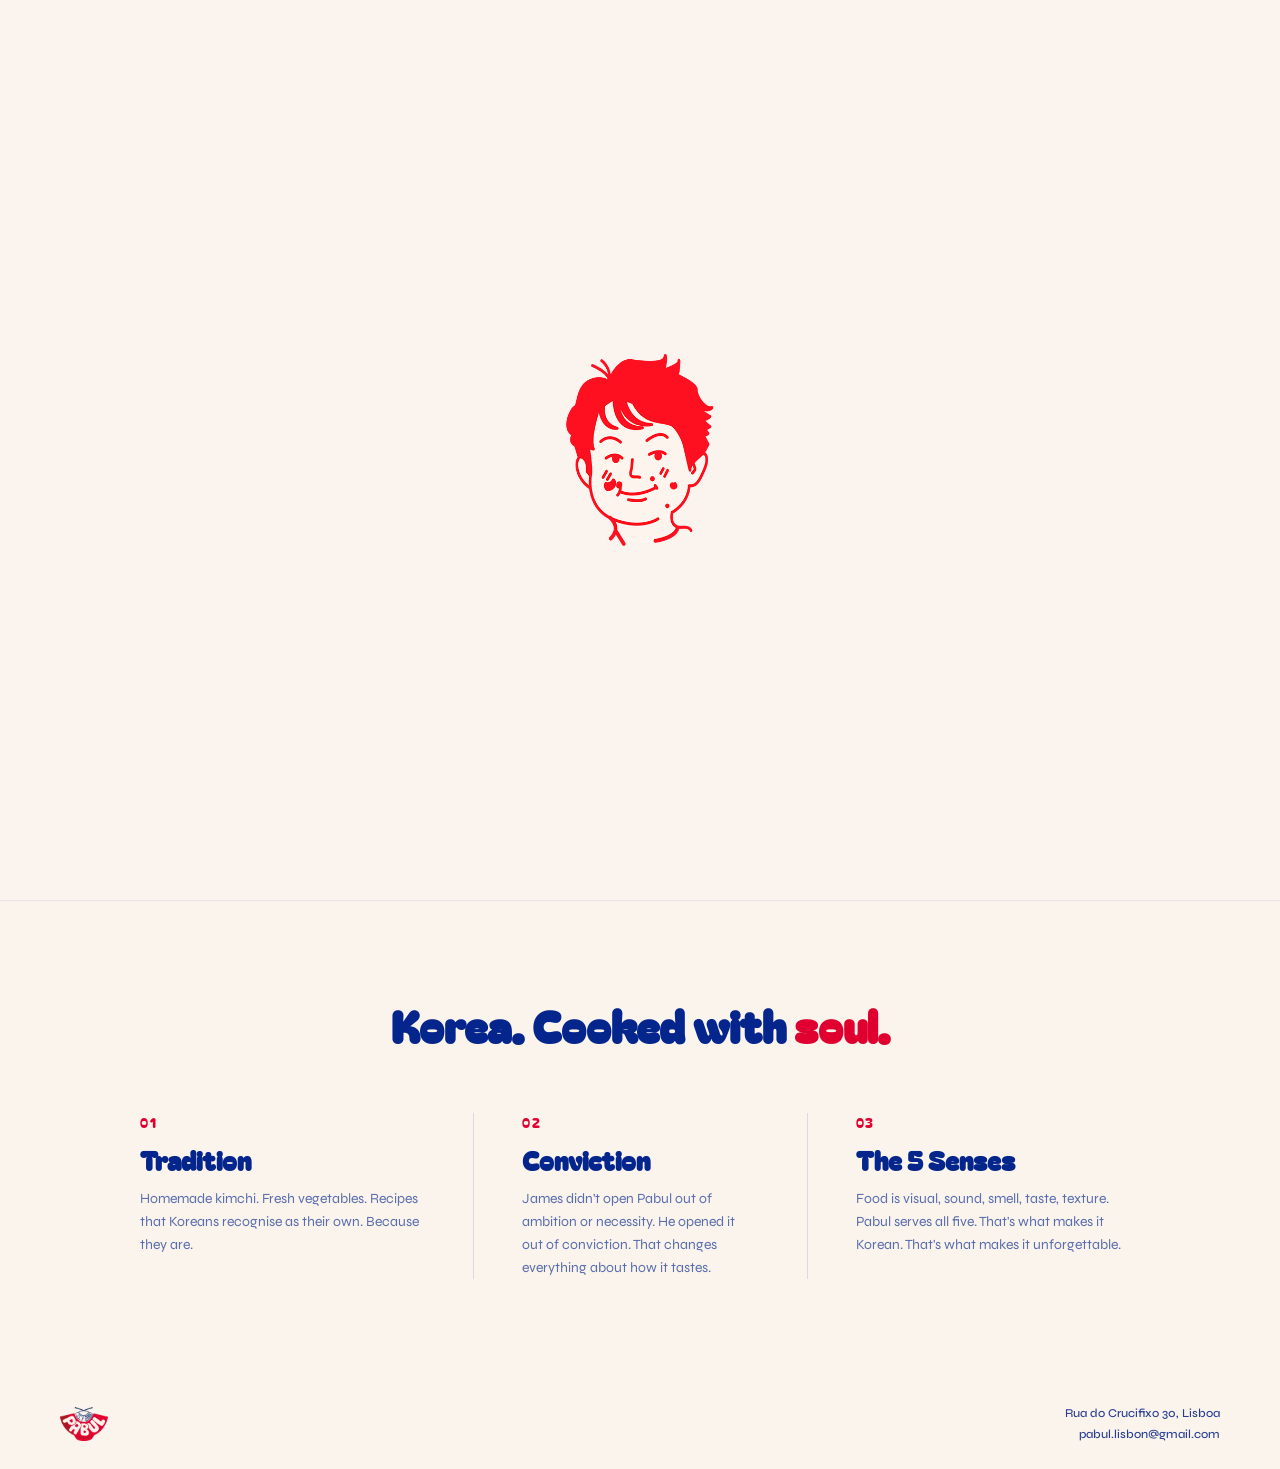
<file: index.html>
<!DOCTYPE html>
<html lang="pt">
  <head>
    <meta charset="UTF-8" />
    <meta name="viewport" content="width=device-width, initial-scale=1.0" />
    <title>PABUL</title>
    <link rel="preconnect" href="https://fonts.googleapis.com" />
    <link rel="preconnect" href="https://fonts.gstatic.com" crossorigin />
    <link href="https://fonts.googleapis.com/css2?family=Bagel+Fat+One&family=Syne:wght@400;500;600;700&family=Noto+Sans+KR:wght@400;700&display=swap" rel="stylesheet" />
    <link rel="stylesheet" href="style.css" />
  </head>

  <body>

    <div id="loader">
      <img src="img/james_comevermelho.gif" alt="" />
    </div>

    <div class="mobile-overlay" id="mobileOverlay">
      <a href="index.html">Home</a>
      <a href="about.html">About</a>
      <a href="menu.html">Menu</a>
      <a href="visit.html">Visit</a>
      <p class="overlay-address">Rua do Crucifixo 30, Lisboa<br/>pabul.lisbon@gmail.com</p>
    </div>

    <nav>
      <ul class="nav-group">
        <li><a href="index.html" class="nav-active">Home</a></li>
        <li><a href="about.html">About</a></li>
      </ul>
      <div class="nav-logo">
        <a href="index.html"><img src="img/logo.png" alt="Pabul" /></a>
      </div>
      <ul class="nav-group">
        <li><a href="menu.html">Menu</a></li>
        <li><a href="visit.html">Visit</a></li>
      </ul>
      <button class="nav-hamburger" aria-label="Open menu" onclick="toggleMenu(this)">
        <span></span><span></span><span></span>
      </button>
    </nav>

    <div class="hero">
      <div class="hero-left">
        <p class="hero-tagline-top">Korea. Cooked with soul.</p>
        <p class="hero-come-meet">Come meet</p>
        <div class="hero-wordmark">
          <img src="img/simples-branco.png" alt="PABUL" />
        </div>
        <p class="hero-desc">The only restaurant in Portugal pursuing the true taste of Korean tradition: fresh vegetables, homemade kimchi, recognised by Koreans.</p>
        <a class="hero-cta" href="menu.html">View Menu</a>
      </div>
      <div class="hero-right">
        <img src="img/comida.jpg" alt="Korean food at Pabul" />
      </div>
    </div>

    <section class="pillars">
      <h2 class="pillars-tagline reveal">Korea. Cooked with <span>soul.</span></h2>
      <div class="pillars-grid reveal-group">
        <div class="pillar">
          <p class="pillar-number">01</p>
          <h3 class="pillar-title">Tradition</h3>
          <p class="pillar-text">Homemade kimchi. Fresh vegetables. Recipes that Koreans recognise as their own. Because they are.</p>
        </div>
        <div class="pillar">
          <p class="pillar-number">02</p>
          <h3 class="pillar-title">Conviction</h3>
          <p class="pillar-text">James didn't open Pabul out of ambition or necessity. He opened it out of conviction. That changes everything about how it tastes.</p>
        </div>
        <div class="pillar">
          <p class="pillar-number">03</p>
          <h3 class="pillar-title">The 5 Senses</h3>
          <p class="pillar-text">Food is visual, sound, smell, taste, texture. Pabul serves all five. That's what makes it Korean. That's what makes it unforgettable.</p>
        </div>
      </div>
    </section>

    <footer>
      <img src="img/logo.png" alt="Pabul" />
      <div class="footer-info">Rua do Crucifixo 30, Lisboa<br/>pabul.lisbon@gmail.com</div>
    </footer>

    <script src="script.js"></script>
  </body>
</html>
</file>
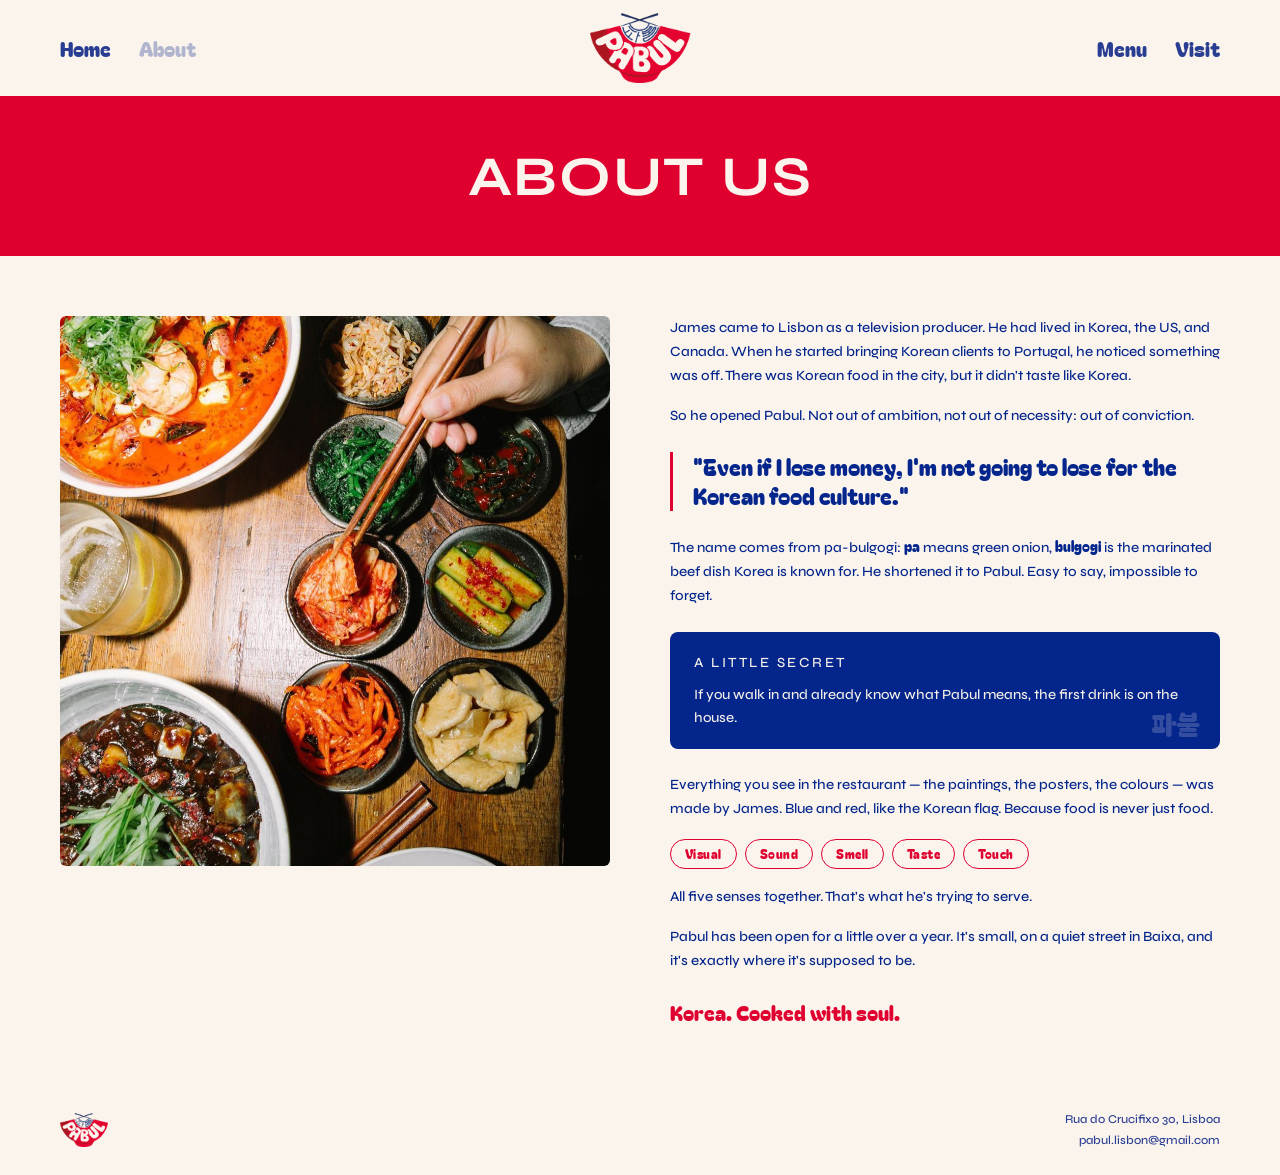
<file: about.html>
<!DOCTYPE html>
<html lang="pt">
    <head>
    <meta charset="UTF-8" />
    <meta name="viewport" content="width=device-width, initial-scale=1.0" />
    <title>About us</title>
    <link rel="preconnect" href="https://fonts.googleapis.com" />
    <link rel="preconnect" href="https://fonts.gstatic.com" crossorigin />
    <link href="https://fonts.googleapis.com/css2?family=Bagel+Fat+One&family=Syne:wght@400;500;600;700&family=Noto+Sans+KR:wght@400;700&display=swap" rel="stylesheet" />
    <link rel="stylesheet" href="style.css" />
    </head>
    <body>
        <div class="mobile-overlay" id="mobileOverlay">
            <a href="index.html">Home</a>
            <a href="about.html">About</a>
            <a href="menu.html">Menu</a>
            <a href="visit.html">Visit</a>
            <p class="overlay-address">Rua do Crucifixo 30, Lisboa<br/>pabul.lisbon@gmail.com</p>
        </div>

        <nav>
            <ul class="nav-group">
                <li><a href="index.html">Home</a></li>
                <li><a href="about.html" class="nav-active">About</a></li>
            </ul>
            <div class="nav-logo">
                <a href="index.html"><img src="img/logo.png" alt="Pabul" /></a>
            </div>
            <ul class="nav-group">
                <li><a href="menu.html">Menu</a></li>
                <li><a href="visit.html">Visit</a></li>
            </ul>
            <button class="nav-hamburger" aria-label="Open menu" onclick="toggleMenu(this)">
                <span></span><span></span><span></span>
            </button>
        </nav>

        <div class="about-banner">
            <h1>ABOUT US</h1>
        </div>

        <div class="about-body reveal">

            <div class="about-photo">
                <img src="img/mesa.jpg" alt="Korean food at Pabul" />
            </div>


            <!-- RIGHT: Story text -->
            <div class="about-text">

                <p>James came to Lisbon as a television producer. He had lived in Korea, the US, and Canada. When he started bringing Korean clients to Portugal, he noticed something was off. There was Korean food in the city, but it didn't taste like Korea.</p>

                <p>So he opened Pabul. Not out of ambition, not out of necessity: out of conviction.</p>

                <p class="quote">"Even if I lose money, I'm not going to lose for the Korean food culture."</p>

                <p>The name comes from pa-bulgogi: <strong>pa</strong> means green onion, <strong>bulgogi</strong> is the marinated beef dish Korea is known for. He shortened it to Pabul. Easy to say, impossible to forget.</p>

                <div class="about-callout">
                    <p class="about-callout-label">A little secret</p>
                    <p>If you walk in and already know what Pabul means, the first drink is on the house.</p>
                    <p class="about-callout-kr">파불</p>
                </div>

                <p>Everything you see in the restaurant — the paintings, the posters, the colours — was made by James. Blue and red, like the Korean flag. Because food is never just food.</p>

                <div class="about-senses">
                    <span>Visual</span>
                    <span>Sound</span>
                    <span>Smell</span>
                    <span>Taste</span>
                    <span>Touch</span>
                </div>

                <p>All five senses together. That's what he's trying to serve.</p>

                <p>Pabul has been open for a little over a year. It's small, on a quiet street in Baixa, and it's exactly where it's supposed to be.</p>

                <p class="closing-tagline">Korea. Cooked with soul.</p>
            </div>

        </div>

        <footer>
            <img src="img/logo.png" alt="Pabul" />
            <div class="footer-info">Rua do Crucifixo 30, Lisboa<br/>pabul.lisbon@gmail.com</div>
        </footer>

        <script src="script.js"></script>
    </body>
</html>
</file>
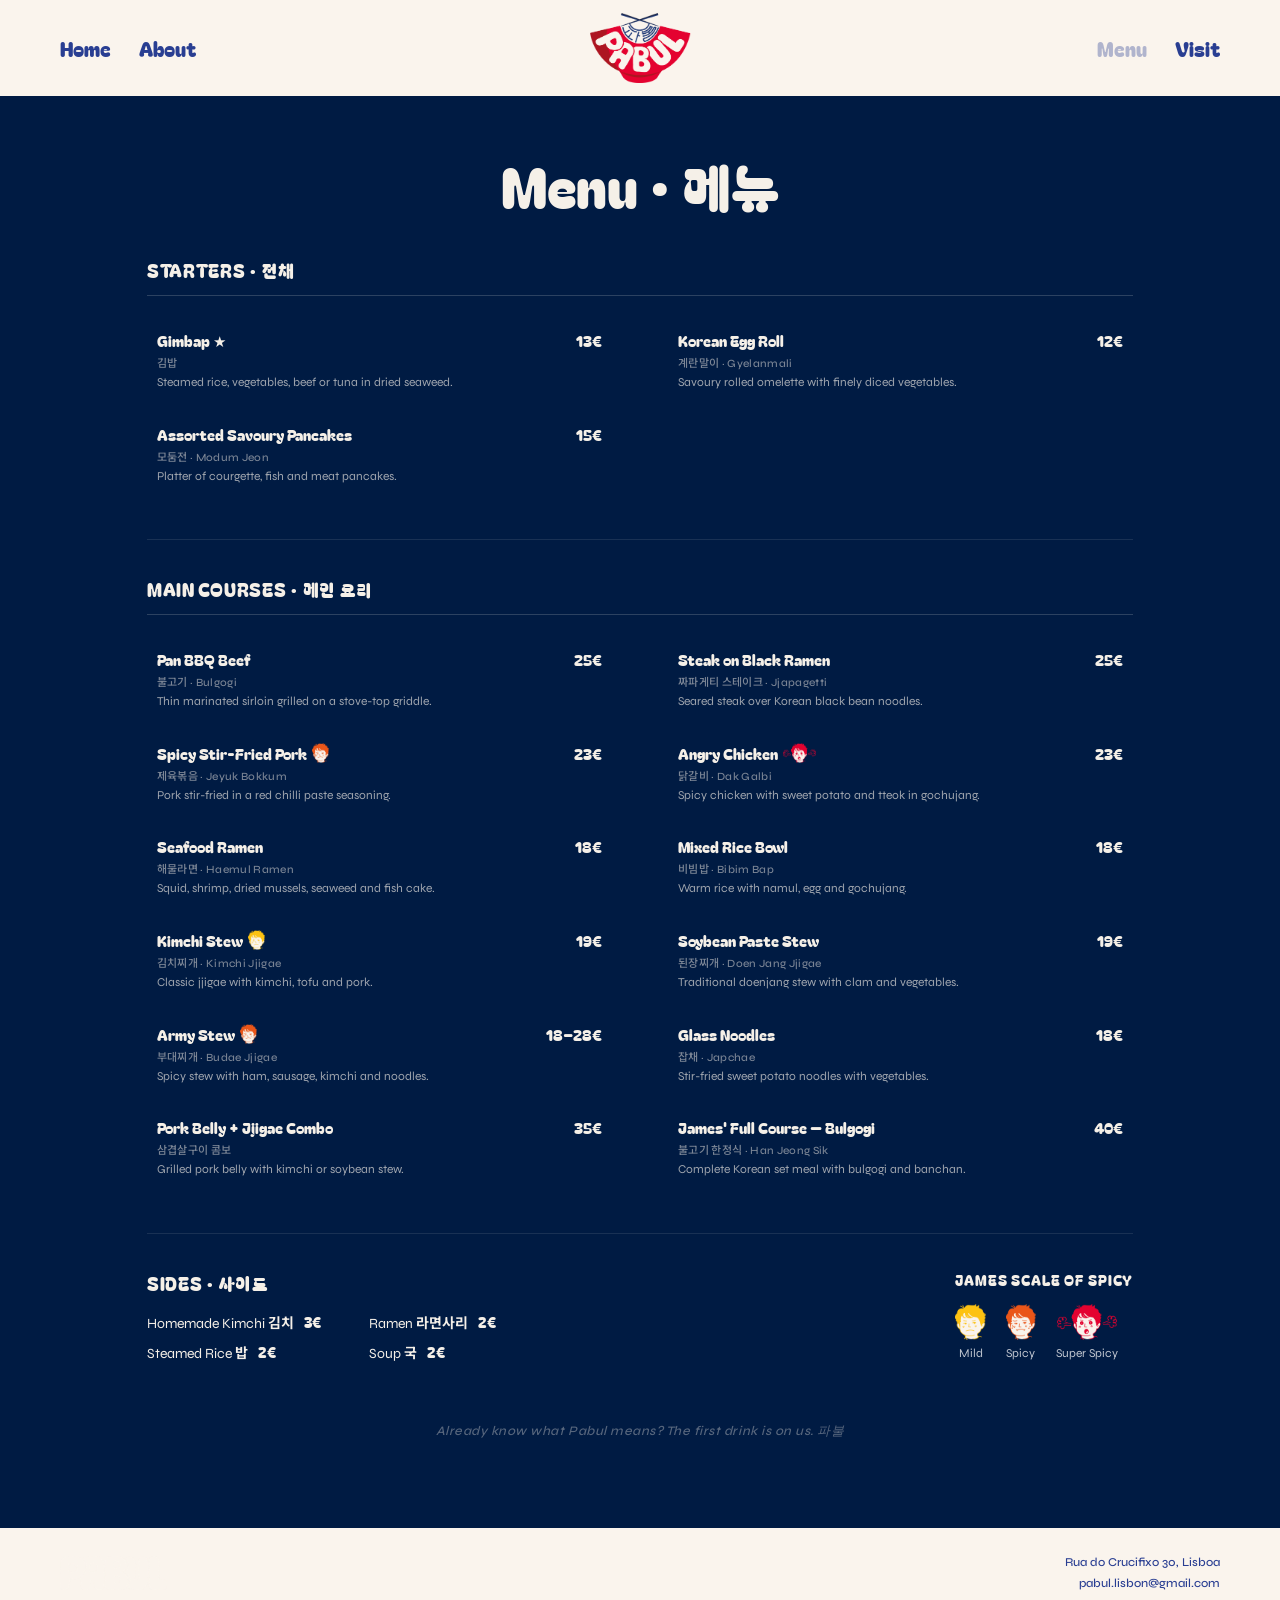
<file: menu.html>
<!DOCTYPE html>
<html lang="pt">
    <head>
        <meta charset="UTF-8" />
        <meta name="viewport" content="width=device-width, initial-scale=1.0" />
        <title>Menu</title>
        <link rel="preconnect" href="https://fonts.googleapis.com" />
        <link rel="preconnect" href="https://fonts.gstatic.com" crossorigin />
        <link href="https://fonts.googleapis.com/css2?family=Bagel+Fat+One&family=Syne:wght@400;500;600;700&family=Noto+Sans+KR:wght@400;700&display=swap" rel="stylesheet" />
        <link rel="stylesheet" href="style.css" />
    </head>
    <body class="menu-page">

        <div class="mobile-overlay" id="mobileOverlay">
            <a href="index.html">Home</a>
            <a href="about.html">About</a>
            <a href="menu.html">Menu</a>
            <a href="visit.html">Visit</a>
            <p class="overlay-address">Rua do Crucifixo 30, Lisboa<br/>pabul.lisbon@gmail.com</p>
        </div>

        <nav>
            <ul class="nav-group">
                <li><a href="index.html">Home</a></li>
                <li><a href="about.html">About</a></li>
            </ul>
            <div class="nav-logo">
                <a href="index.html"><img src="img/logo.png" alt="Pabul" /></a>
            </div>
            <ul class="nav-group">
                <li><a href="menu.html" class="nav-active">Menu</a></li>
                <li><a href="visit.html">Visit</a></li>
            </ul>
            <button class="nav-hamburger" aria-label="Open menu" onclick="toggleMenu(this)">
                <span></span><span></span><span></span>
            </button>
        </nav>

        <p class="menu-title">Menu · 메뉴</p>

        <div class="menu-content">

            <!-- STARTERS -->
            <p class="menu-section-title reveal">Starters · 전채</p>
            <div class="menu-grid reveal">
                <div class="menu-item">
                    <div class="menu-item-top">
                        <span class="menu-item-name">Gimbap ★</span>
                        <span class="menu-item-price">13€</span>
                    </div>
                    <span class="menu-item-korean">김밥</span>
                    <span class="menu-item-desc">Steamed rice, vegetables, beef or tuna in dried seaweed.</span>
                </div>
                <div class="menu-item">
                    <div class="menu-item-top">
                        <span class="menu-item-name">Korean Egg Roll</span>
                        <span class="menu-item-price">12€</span>
                    </div>
                    <span class="menu-item-korean">계란말이 · Gyelanmali</span>
                    <span class="menu-item-desc">Savoury rolled omelette with finely diced vegetables.</span>
                </div>
                    <div class="menu-item">
                    <div class="menu-item-top">
                        <span class="menu-item-name">Assorted Savoury Pancakes</span>
                        <span class="menu-item-price">15€</span>
                    </div>
                    <span class="menu-item-korean">모둠전 · Modum Jeon</span>
                    <span class="menu-item-desc">Platter of courgette, fish and meat pancakes.</span>
                </div>
            </div>

            <hr class="menu-divider" />

            <!-- MAIN COURSES -->
            <p class="menu-section-title reveal">Main Courses · 메인 요리</p>
            <div class="menu-grid reveal">
                <div class="menu-item">
                    <div class="menu-item-top">
                        <span class="menu-item-name">Pan BBQ Beef</span>
                        <span class="menu-item-price">25€</span>
                    </div>
                    <span class="menu-item-korean">불고기 · Bulgogi</span>
                    <span class="menu-item-desc">Thin marinated sirloin grilled on a stove-top griddle.</span>
                </div>
                <div class="menu-item">
                    <div class="menu-item-top">
                        <span class="menu-item-name">Steak on Black Ramen</span>
                        <span class="menu-item-price">25€</span>
                    </div>
                    <span class="menu-item-korean">짜파게티 스테이크 · Jjapagetti</span>
                    <span class="menu-item-desc">Seared steak over Korean black bean noodles.</span>
                </div>
                <div class="menu-item">
                    <div class="menu-item-top">
                        <span class="menu-item-name">Spicy Stir-Fried Pork <img class="spicy-icon" src="img/medio.png" alt="medium spicy" /></span>
                        <span class="menu-item-price">23€</span>
                    </div>
                    <span class="menu-item-korean">제육볶음 · Jeyuk Bokkum</span>
                    <span class="menu-item-desc">Pork stir-fried in a red chilli paste seasoning.</span>
                </div>
                <div class="menu-item">
                    <div class="menu-item-top">
                        <span class="menu-item-name">Angry Chicken <img class="spicy-icon" src="img/picante.png" alt="super spicy" /></span>
                        <span class="menu-item-price">23€</span>
                    </div>
                    <span class="menu-item-korean">닭갈비 · Dak Galbi</span>
                    <span class="menu-item-desc">Spicy chicken with sweet potato and tteok in gochujang.</span>
                </div>
                <div class="menu-item">
                    <div class="menu-item-top">
                        <span class="menu-item-name">Seafood Ramen</span>
                        <span class="menu-item-price">18€</span>
                    </div>
                    <span class="menu-item-korean">해물라면 · Haemul Ramen</span>
                    <span class="menu-item-desc">Squid, shrimp, dried mussels, seaweed and fish cake.</span>
                </div>
                <div class="menu-item">
                    <div class="menu-item-top">
                        <span class="menu-item-name">Mixed Rice Bowl</span>
                        <span class="menu-item-price">18€</span>
                    </div>
                    <span class="menu-item-korean">비빔밥 · Bibim Bap</span>
                    <span class="menu-item-desc">Warm rice with namul, egg and gochujang.</span>
                </div>
                <div class="menu-item">
                    <div class="menu-item-top">
                        <span class="menu-item-name">Kimchi Stew <img class="spicy-icon" src="img/leve.png" alt="mild" /></span>
                        <span class="menu-item-price">19€</span>
                    </div>
                    <span class="menu-item-korean">김치찌개 · Kimchi Jjigae</span>
                    <span class="menu-item-desc">Classic jjigae with kimchi, tofu and pork.</span>
                </div>
                <div class="menu-item">
                    <div class="menu-item-top">
                        <span class="menu-item-name">Soybean Paste Stew</span>
                        <span class="menu-item-price">19€</span>
                    </div>
                    <span class="menu-item-korean">된장찌개 · Doen Jang Jjigae</span>
                    <span class="menu-item-desc">Traditional doenjang stew with clam and vegetables.</span>
                </div>
                <div class="menu-item">
                    <div class="menu-item-top">
                        <span class="menu-item-name">Army Stew <img class="spicy-icon" src="img/medio.png" alt="medium spicy" /></span>
                        <span class="menu-item-price">18–28€</span>
                    </div>
                    <span class="menu-item-korean">부대찌개 · Budae Jjigae</span>
                    <span class="menu-item-desc">Spicy stew with ham, sausage, kimchi and noodles.</span>
                </div>
                <div class="menu-item">
                    <div class="menu-item-top">
                        <span class="menu-item-name">Glass Noodles</span>
                        <span class="menu-item-price">18€</span>
                    </div>
                    <span class="menu-item-korean">잡채 · Japchae</span>
                    <span class="menu-item-desc">Stir-fried sweet potato noodles with vegetables.</span>
                </div>
                <div class="menu-item">
                    <div class="menu-item-top">
                        <span class="menu-item-name">Pork Belly + Jjigae Combo</span>
                        <span class="menu-item-price">35€</span>
                    </div>
                    <span class="menu-item-korean">삼겹살구이 콤보</span>
                    <span class="menu-item-desc">Grilled pork belly with kimchi or soybean stew.</span>
                </div>
                <div class="menu-item">
                    <div class="menu-item-top">
                        <span class="menu-item-name">James' Full Course — Bulgogi</span>
                        <span class="menu-item-price">40€</span>
                    </div>
                    <span class="menu-item-korean">불고기 한정식 · Han Jeong Sik</span>
                    <span class="menu-item-desc">Complete Korean set meal with bulgogi and banchan.</span>
                </div>
            </div>

            <hr class="menu-divider" />

            <!-- SIDES + SPICY SCALE -->
            <div class="menu-bottom reveal">
                <div>
                    <p class="sides-title">Sides · 사이드</p>
                    <div class="sides-grid">
                        <div class="side-item">
                        <span class="side-name">Homemade Kimchi <span class="kr">김치</span></span>
                        <span class="side-price">3€</span>
                        </div>
                        <div class="side-item">
                        <span class="side-name">Ramen <span class="kr">라면사리</span></span>
                        <span class="side-price">2€</span>
                        </div>
                        <div class="side-item">
                        <span class="side-name">Steamed Rice <span class="kr">밥</span></span>
                        <span class="side-price">2€</span>
                        </div>
                        <div class="side-item">
                        <span class="side-name">Soup <span class="kr">국</span></span>
                        <span class="side-price">2€</span>
                        </div>
                    </div>
                </div>

                <div class="spicy-scale">
                    <p class="spicy-scale-title">James Scale of Spicy</p>
                    <div class="spicy-levels">
                        <div class="spicy-level">
                        <img src="img/leve.png" alt="Mild" />
                        <span>Mild</span>
                        </div>
                        <div class="spicy-level">
                        <img src="img/medio.png" alt="Spicy" />
                        <span>Spicy</span>
                        </div>
                        <div class="spicy-level">
                        <img src="img/picante.png" alt="Super Spicy" />
                        <span>Super Spicy</span>
                        </div>
                    </div>
                </div>
            </div>

            <p class="menu-easter-egg">Already know what Pabul means? The first drink is on us. 파불</p>

        </div>

        <footer>
            <img src="img/simples-branco.png" alt="Pabul" />
            <div class="footer-info">Rua do Crucifixo 30, Lisboa<br/>pabul.lisbon@gmail.com</div>
        </footer>

        <script src="script.js"></script>
    </body>
</html>
</file>
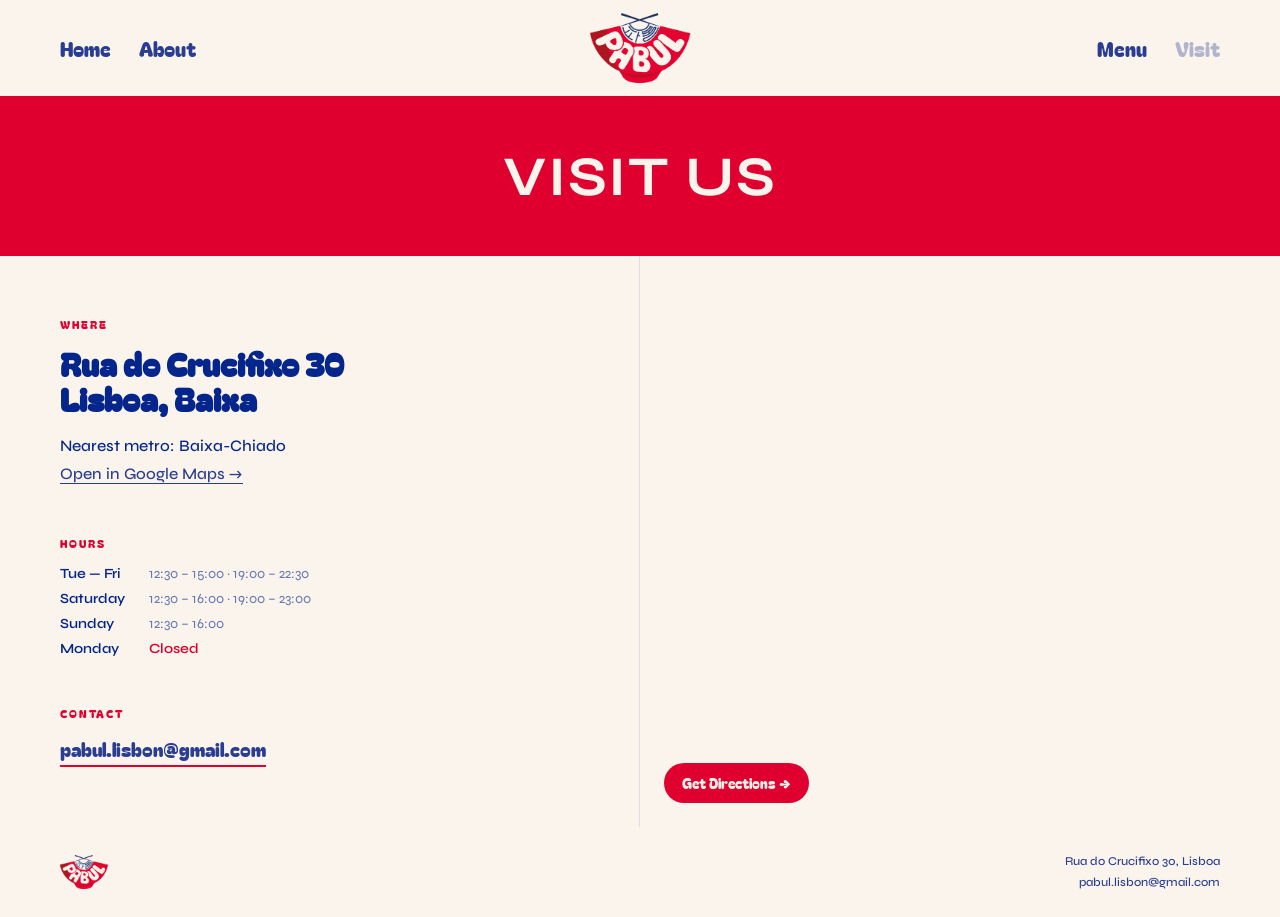
<file: visit.html>
<!DOCTYPE html>
<html lang="pt">
    <head>
        <meta charset="UTF-8" />
        <meta name="viewport" content="width=device-width, initial-scale=1.0" />
        <title>Visit Us</title>
        <link rel="preconnect" href="https://fonts.googleapis.com" />
        <link rel="preconnect" href="https://fonts.gstatic.com" crossorigin />
        <link href="https://fonts.googleapis.com/css2?family=Bagel+Fat+One&family=Syne:wght@400;500;600;700&family=Noto+Sans+KR:wght@400;700&display=swap" rel="stylesheet" />
        <link rel="stylesheet" href="style.css" />
    </head>
    <body>

        <div class="mobile-overlay" id="mobileOverlay">
        <a href="index.html">Home</a>
        <a href="about.html">About</a>
        <a href="menu.html">Menu</a>
        <a href="visit.html">Visit</a>
        <p class="overlay-address">Rua do Crucifixo 30, Lisboa<br/>pabul.lisbon@gmail.com</p>
        </div>

        <nav>
        <ul class="nav-group">
            <li><a href="index.html">Home</a></li>
            <li><a href="about.html">About</a></li>
        </ul>
        <div class="nav-logo">
            <a href="index.html"><img src="img/logo.png" alt="Pabul" /></a>
        </div>
        <ul class="nav-group">
            <li><a href="menu.html">Menu</a></li>
            <li><a href="visit.html" class="nav-active">Visit</a></li>
        </ul>
        <button class="nav-hamburger" aria-label="Open menu" onclick="toggleMenu(this)">
            <span></span><span></span><span></span>
        </button>
        </nav>

        <div class="visit-banner">
        <h1>VISIT US</h1>
        </div>

        <div class="visit-body">

            <div class="visit-info">

                <div class="visit-block reveal">
                    <p class="visit-block-label">Where</p>
                    <h2 class="visit-block-title">Rua do Crucifixo 30<br/>Lisboa, Baixa</h2>
                    <p class="visit-address">
                        Nearest metro: Baixa-Chiado<br/>
                        <a href="https://maps.google.com/?q=Rua+do+Crucifixo+30,+Lisboa" target="_blank">
                        Open in Google Maps →
                        </a>
                    </p>
                </div>

                <div class="visit-block reveal">
                    <p class="visit-block-label">Hours</p>
                    <div class="visit-hours-grid">
                        <span class="visit-day">Tue — Fri</span>
                        <span class="visit-time">12:30 – 15:00 · 19:00 – 22:30</span>
                        <span class="visit-day">Saturday</span>
                        <span class="visit-time">12:30 – 16:00 · 19:00 – 23:00</span>
                        <span class="visit-day">Sunday</span>
                        <span class="visit-time">12:30 – 16:00</span>
                        <span class="visit-day">Monday</span>
                        <span class="visit-time visit-closed">Closed</span>
                    </div>
                </div>

                <div class="visit-block reveal">
                    <p class="visit-block-label">Contact</p>
                    <a class="visit-email-link" href="mailto:pabul.lisbon@gmail.com">
                        pabul.lisbon@gmail.com
                    </a>
                </div>

            </div>

            <div class="visit-map">
                <iframe
                src="https://maps.google.com/maps?q=Rua+do+Crucifixo+30,+Lisboa&output=embed"
                allowfullscreen
                loading="lazy"
                title="Pabul location">
                </iframe>
                <a class="visit-map-overlay"
                href="https://maps.google.com/?q=Rua+do+Crucifixo+30,+Lisboa"
                target="_blank">
                Get Directions →
                </a>
            </div>

        </div>

        <footer>
            <img src="img/logo.png" alt="Pabul" />
            <div class="footer-info">Rua do Crucifixo 30, Lisboa<br/>pabul.lisbon@gmail.com</div>
        </footer>

        <script src="script.js"></script>
    </body>
</html>
</file>
<file: style.css>
/* ─────────────────────────────────────────────────
   LOADER
───────────────────────────────────────────────── */
#loader {
  position: fixed;
  inset: 0;
  background: #FBF4EE;
  display: flex;
  flex-direction: column;
  align-items: center;
  justify-content: center;
  z-index: 9999;
  transition: opacity 0.7s ease;
}

#loader img {
  width: clamp(180px, 35vw, 380px);
  height: auto;
  display: block;
}

#loader.fade-out {
  opacity: 0;
  pointer-events: none;
}

/* ─────────────────────────────────────────────────
   RESET & TOKENS
───────────────────────────────────────────────── */
*, *::before, *::after { box-sizing: border-box; margin: 0; padding: 0; }

:root {
  --cream:      #faf4ed;
  --cream-text: #f5f0e8;
  --red:        #DF002F;   /* brand vermelho correto */
  --blue:       #293e92;
  --blue-dark:  #04258c;
  --blue-night: #001B43;
  --nav-h:      96px;
}

html { scroll-behavior: smooth; }

body {
  font-family: 'Syne', 'Noto Sans KR', sans-serif;
  background: var(--cream);
  color: var(--blue-dark);
  min-height: 100vh;
  overflow-x: hidden;
}

/* ─────────────────────────────────────────────────
   SCROLL REVEAL
───────────────────────────────────────────────── */
.reveal {
  opacity: 0;
  transform: translateY(28px);
  transition: opacity 0.65s ease, transform 0.65s ease;
}
.reveal.visible {
  opacity: 1;
  transform: translateY(0);
}

/* staggered group — children animate in sequence */
.reveal-group > * {
  opacity: 0;
  transform: translateY(20px);
  transition: opacity 0.55s ease, transform 0.55s ease;
}
.reveal-group.visible > *:nth-child(1) { transition-delay: 0.05s; }
.reveal-group.visible > *:nth-child(2) { transition-delay: 0.18s; }
.reveal-group.visible > *:nth-child(3) { transition-delay: 0.31s; }
.reveal-group.visible > * { opacity: 1; transform: translateY(0); }

/* ─────────────────────────────────────────────────
   BODY LAYOUT (multi-page)
───────────────────────────────────────────────── */
body {
  display: flex;
  flex-direction: column;
  min-height: 100vh;
  animation: pageIn 0.3s ease;
}

/* Menu page: dark background */
body.menu-page { background: var(--blue-night); }
body.menu-page nav,
body.menu-page footer { background: var(--cream); }

@keyframes pageIn {
  from { opacity: 0; transform: translateY(8px); }
  to   { opacity: 1; transform: translateY(0); }
}

/* Active nav link */
.nav-group a.nav-active { opacity: 0.35; pointer-events: none; }

/* ─────────────────────────────────────────────────
   NAVIGATION
───────────────────────────────────────────────── */
nav {
  background: var(--cream);
  height: var(--nav-h);
  display: flex;
  align-items: center;
  justify-content: space-between;
  padding: 0 60px;
  position: relative;
  flex-shrink: 0;
  z-index: 100;
}

.nav-group {
  display: flex;
  gap: 28px;
  list-style: none;
  align-items: center;
}

.nav-group a {
  font-family: 'Bagel Fat One', cursive;
  font-size: 20px;
  color: var(--blue);
  text-decoration: none;
  cursor: pointer;
  transition: opacity 0.18s;
}
.nav-group a:hover { opacity: 0.5; }

.nav-logo {
  position: absolute;
  left: 50%;
  transform: translateX(-50%);
  cursor: pointer;
  line-height: 0;
}
.nav-logo img { height: 70px; display: block; }

/* hamburger — hidden on desktop */
.nav-hamburger {
  display: none;
  flex-direction: column;
  justify-content: center;
  gap: 5px;
  width: 36px;
  height: 36px;
  cursor: pointer;
  background: none;
  border: none;
  padding: 4px;
  z-index: 201;
  position: relative;
}

.nav-hamburger span {
  display: block;
  height: 2px;
  background: var(--blue);
  border-radius: 2px;
  transition: transform 0.3s ease, opacity 0.25s ease;
  transform-origin: center;
}

.nav-hamburger.open span:nth-child(1) { transform: translateY(7px) rotate(45deg); }
.nav-hamburger.open span:nth-child(2) { opacity: 0; transform: scaleX(0); }
.nav-hamburger.open span:nth-child(3) { transform: translateY(-7px) rotate(-45deg); }

/* ── MOBILE OVERLAY ── */
.mobile-overlay {
  display: none;
  position: fixed;
  inset: 0;
  background: var(--red);
  z-index: 200;
  flex-direction: column;
  align-items: center;
  justify-content: center;
  gap: 4px;
}

.mobile-overlay.open { display: flex; animation: overlayIn 0.28s ease; }

@keyframes overlayIn {
  from { opacity: 0; transform: scale(0.97); }
  to   { opacity: 1; transform: scale(1); }
}

.mobile-overlay a {
  font-family: 'Bagel Fat One', cursive;
  font-size: clamp(36px, 9vw, 56px);
  color: var(--cream-text);
  text-decoration: none;
  cursor: pointer;
  padding: 10px 0;
  transition: opacity 0.15s;
}
.mobile-overlay a:hover { opacity: 0.6; }

.overlay-address {
  margin-top: 44px;
  font-family: 'Syne', sans-serif;
  font-size: 13px;
  font-weight: 500;
  color: rgba(245,240,232,0.6);
  text-align: center;
  line-height: 1.9;
}

/* ─────────────────────────────────────────────────
   FOOTER
───────────────────────────────────────────────── */
footer {
  background: var(--cream);
  height: 90px;
  display: flex;
  align-items: center;
  justify-content: space-between;
  padding: 0 60px;
  flex-shrink: 0;
  margin-top: auto;
}

footer img { height: 34px; display: block; }

.footer-info {
  text-align: right;
  font-family: 'Syne', sans-serif;
  font-size: 12px;
  font-weight: 500;
  color: var(--blue);
  line-height: 1.75;
}

/* ═══════════════════════════════════════════════════
   HOME — HERO
═══════════════════════════════════════════════════ */
.hero {
  display: grid;
  grid-template-columns: 69fr 31fr;
  height: calc(100vh - var(--nav-h));
}

.hero-left {
  background: var(--red);
  padding: 80px 80px 96px 108px;
  display: flex;
  flex-direction: column;
  justify-content: center;
  gap: 16px;
  overflow: hidden;
}

.hero-tagline-top {
  font-family: 'Syne', sans-serif;
  font-size: clamp(11px, 0.9vw, 13px);
  font-weight: 600;
  letter-spacing: 0.2em;
  text-transform: uppercase;
  color: rgba(245,240,232,0.65);
}

.hero-come-meet {
  font-family: 'Bagel Fat One', cursive;
  font-size: clamp(28px, 3.5vw, 46px);
  color: var(--cream);
  line-height: 1;
}

.hero-wordmark img {
  width: 100%;
  max-width: 440px;
  max-height: 130px;
  object-fit: contain;
  object-position: left center;
  display: block;
}

.hero-desc {
  font-size: clamp(14px, 1.3vw, 17px);
  font-weight: 400;
  color: var(--cream-text);
  line-height: 1.6;
  max-width: 400px;
}

.hero-cta {
  display: inline-flex;
  align-items: center;
  justify-content: center;
  background: var(--blue);
  color: var(--cream-text);
  font-family: 'Bagel Fat One', cursive;
  font-size: 16px;
  border-radius: 24px;
  padding: 11px 26px;
  text-decoration: none;
  border: none;
  cursor: pointer;
  width: fit-content;
  margin-top: 8px;
  transition: opacity 0.18s, transform 0.15s;
}
.hero-cta:hover { opacity: 0.82; transform: translateY(-2px); }

.hero-right { overflow: hidden; }
.hero-right img {
  width: 100%;
  height: 100%;
  object-fit: cover;
  display: block;
}

/* ── HOME — PILLARS STRIP ── */
.pillars {
  background: var(--cream);
  padding: 100px 60px;
  border-top: 1px solid rgba(4,37,140,0.08);
}

.pillars-tagline {
  font-family: 'Bagel Fat One', cursive;
  font-size: clamp(28px, 3.5vw, 44px);
  color: var(--blue-dark);
  text-align: center;
  margin-bottom: 64px;
  line-height: 1.1;
}

.pillars-tagline span {
  color: var(--red);
}

.pillars-grid {
  display: grid;
  grid-template-columns: repeat(3, 1fr);
  gap: 0;
  max-width: 1000px;
  margin: 0 auto;
}

.pillar {
  padding: 0 48px;
  border-left: 1px solid rgba(4,37,140,0.12);
}

.pillar:first-child { border-left: none; padding-left: 0; }
.pillar:last-child { padding-right: 0; }

.pillar-number {
  font-family: 'Bagel Fat One', cursive;
  font-size: 13px;
  color: var(--red);
  letter-spacing: 0.12em;
  margin-bottom: 14px;
}

.pillar-title {
  font-family: 'Bagel Fat One', cursive;
  font-size: clamp(20px, 2vw, 26px);
  color: var(--blue-dark);
  margin-bottom: 12px;
  line-height: 1.1;
}

.pillar-text {
  font-family: 'Syne', sans-serif;
  font-size: 14px;
  font-weight: 400;
  color: rgba(4,37,140,0.65);
  line-height: 1.65;
}

/* ═══════════════════════════════════════════════════
   ABOUT
═══════════════════════════════════════════════════ */
.about-banner {
  background: var(--red);
  height: 160px;
  display: flex;
  align-items: center;
  justify-content: center;
  flex-shrink: 0;
}

.about-banner h1 {
  font-family: 'Syne', sans-serif;
  font-weight: 700;
  font-size: clamp(32px, 5vw, 56px);
  color: var(--cream);
  letter-spacing: 0.03em;
}

.about-body {
  display: grid;
  grid-template-columns: 1fr 1fr;
  align-items: start;
  gap: 0 60px;
  flex: 1;
  padding: 60px;
}


.about-text {
  font-size: clamp(13px, 1.1vw, 15px);
  font-weight: 500;
  color: var(--blue-dark);
  line-height: 1.7;
}

.about-text p + p { margin-top: 16px; }

/* improved quote — editorial block style */
.about-text .quote {
  font-family: 'Bagel Fat One', cursive;
  font-size: clamp(17px, 1.8vw, 22px);
  line-height: 1.35;
  margin: 24px 0;
  border-left: 3px solid var(--red);
  padding-left: 20px;
  color: var(--blue-dark);
}

.about-text strong {
  font-family: 'Bagel Fat One', cursive;
  font-size: 1em;
  font-weight: 400;
}

/* tagline at the end of about text */
.about-text .closing-tagline {
  margin-top: 28px;
  font-family: 'Bagel Fat One', cursive;
  font-size: clamp(15px, 1.6vw, 20px);
  color: var(--red);
  line-height: 1.2;
}

/* "first drink" callout */
.about-callout {
  margin: 24px 0;
  background: var(--blue-dark);
  border-radius: 8px;
  padding: 20px 24px;
  position: relative;
}

.about-callout-label {
  font-family: 'Syne', sans-serif;
  font-size: 10px;
  font-weight: 700;
  letter-spacing: 0.18em;
  text-transform: uppercase;
  color: var(--red);
  margin-bottom: 10px;
}

.about-callout p {
  font-size: 14px;
  font-weight: 500;
  color: var(--cream-text);
  line-height: 1.6;
  margin-top: 0 !important;
}

.about-callout-kr {
  font-family: 'Bagel Fat One', cursive;
  font-size: 28px !important;
  color: rgba(245,240,232,0.2) !important;
  position: absolute;
  bottom: 12px;
  right: 20px;
  margin: 0 !important;
  line-height: 1 !important;
}

/* 5 senses tags */
.about-senses {
  display: flex;
  flex-wrap: wrap;
  gap: 8px;
  margin: 18px 0 16px;
}

.about-senses span {
  font-family: 'Bagel Fat One', cursive;
  font-size: 12px;
  color: var(--red);
  border: 1.5px solid var(--red);
  border-radius: 20px;
  padding: 4px 14px;
  letter-spacing: 0.04em;
}

/* ── About photo ── */
.about-photo {
  width: 100%;
  aspect-ratio: 1 / 1;
  overflow: hidden;
  border-radius: 6px;
}
.about-photo img {
  width: 100%;
  height: 100%;
  object-fit: cover;
  display: block;
}

/* James mascote in about */
.about-james {
  float: right;
  margin: 0 0 16px 24px;
  width: clamp(64px, 8vw, 96px);
}
.about-james img { width: 100%; display: block; }

/* ═══════════════════════════════════════════════════
   MENU
═══════════════════════════════════════════════════ */

.menu-title {
  font-family: 'Bagel Fat One', cursive;
  font-size: clamp(34px, 4.5vw, 56px);
  color: var(--cream-text);
  text-align: center;
  padding: 48px 24px 32px;
  flex-shrink: 0;
}

.menu-content {
  flex: 1;
  padding: 0 clamp(24px, 6vw, 96px) 40px;
  max-width: 1140px;
  margin: 0 auto;
  width: 100%;
}

.menu-section-title {
  font-family: 'Bagel Fat One', cursive;
  font-size: 18px;
  color: var(--cream-text);
  text-transform: uppercase;
  letter-spacing: 0.04em;
  margin-bottom: 20px;
  padding-bottom: 12px;
  border-bottom: 1px solid rgba(245,240,232,0.18);
}

.menu-grid {
  display: grid;
  grid-template-columns: 1fr 1fr;
  gap: 4px 56px;
  margin-bottom: 40px;
}

.menu-item {
  display: flex;
  flex-direction: column;
  gap: 3px;
  padding: 14px 10px;
  border-radius: 6px;
  transition: background 0.2s ease;
  cursor: default;
}

.menu-item:hover {
  background: rgba(245,240,232,0.06);
}

.menu-item-top {
  display: flex;
  justify-content: space-between;
  align-items: flex-start;
  gap: 8px;
}

.menu-item-name {
  font-family: 'Bagel Fat One', cursive;
  font-size: 15px;
  color: var(--cream-text);
  display: flex;
  align-items: center;
  gap: 5px;
  flex: 1;
}

.menu-item-price {
  font-family: 'Bagel Fat One', cursive;
  font-size: 15px;
  color: var(--cream-text);
  white-space: nowrap;
  flex-shrink: 0;
}

.menu-item-korean {
  font-size: 11px;
  font-weight: 500;
  color: rgba(245,240,232,0.5);
  letter-spacing: 0.03em;
}

.menu-item-desc {
  font-size: 12px;
  font-weight: 400;
  color: rgba(245,240,232,0.65);
  line-height: 1.55;
}

.menu-divider {
  border: none;
  border-top: 1px solid rgba(245,240,232,0.1);
  margin: 4px 0 36px;
}

.spicy-icon {
  height: 20px;
  width: auto;
  display: inline-block;
  vertical-align: middle;
  flex-shrink: 0;
}

/* bottom row */
.menu-bottom {
  display: flex;
  justify-content: space-between;
  align-items: flex-start;
  gap: 48px;
  padding-bottom: 32px;
  flex-wrap: wrap;
}

.sides-title {
  font-family: 'Bagel Fat One', cursive;
  font-size: 18px;
  color: var(--cream-text);
  text-transform: uppercase;
  letter-spacing: 0.04em;
  margin-bottom: 16px;
}

.sides-grid {
  display: grid;
  grid-template-columns: auto auto;
  gap: 10px 48px;
}

.side-item { display: flex; align-items: baseline; gap: 10px; }

.side-name { font-size: 14px; font-weight: 400; color: var(--cream-text); }
.side-name .kr { font-weight: 700; }

.side-price {
  font-family: 'Bagel Fat One', cursive;
  font-size: 14px;
  color: var(--cream-text);
}

.spicy-scale { flex-shrink: 0; }

.spicy-scale-title {
  font-family: 'Bagel Fat One', cursive;
  font-size: 14px;
  color: var(--cream-text);
  text-transform: uppercase;
  letter-spacing: 0.06em;
  margin-bottom: 14px;
}

.spicy-levels { display: flex; gap: 20px; align-items: center; }

.spicy-level { display: flex; flex-direction: column; align-items: center; gap: 6px; }
.spicy-level img { height: 36px; display: block; }
.spicy-level span {
  font-family: 'Syne', sans-serif;
  font-size: 12px;
  font-weight: 400;
  color: rgba(255,255,255,0.75);
}

/* easter egg note */
.menu-easter-egg {
  text-align: center;
  padding: 28px 0 48px;
  font-family: 'Syne', sans-serif;
  font-size: 13px;
  font-weight: 500;
  color: rgba(245,240,232,0.35);
  letter-spacing: 0.04em;
  font-style: italic;
  transition: color 0.3s ease;
}

.menu-easter-egg:hover {
  color: rgba(245,240,232,0.75);
}

/* ═══════════════════════════════════════════════════
   VISIT PAGE
═══════════════════════════════════════════════════ */

.visit-banner {
  background: var(--red);
  height: 160px;
  display: flex;
  align-items: center;
  justify-content: center;
  flex-shrink: 0;
}

.visit-banner h1 {
  font-family: 'Syne', sans-serif;
  font-weight: 700;
  font-size: clamp(32px, 5vw, 56px);
  color: var(--cream);
  letter-spacing: 0.03em;
}

.visit-body {
  flex: 1;
  display: grid;
  grid-template-columns: 1fr 1fr;
  gap: 0;
}

/* left — info panel */
.visit-info {
  padding: 60px;
  display: flex;
  flex-direction: column;
  gap: 48px;
  border-right: 1px solid rgba(4,37,140,0.1);
}

.visit-block-label {
  font-family: 'Bagel Fat One', cursive;
  font-size: 11px;
  letter-spacing: 0.18em;
  text-transform: uppercase;
  color: var(--red);
  margin-bottom: 14px;
}

.visit-block-title {
  font-family: 'Bagel Fat One', cursive;
  font-size: clamp(22px, 2.5vw, 32px);
  color: var(--blue-dark);
  margin-bottom: 16px;
  line-height: 1.1;
}

.visit-address {
  font-family: 'Syne', sans-serif;
  font-size: 16px;
  font-weight: 500;
  color: var(--blue-dark);
  line-height: 1.7;
}

.visit-address a {
  color: var(--blue);
  text-decoration: none;
  border-bottom: 1px solid currentColor;
  transition: opacity 0.18s;
}
.visit-address a:hover { opacity: 0.6; }

.visit-hours-grid {
  display: grid;
  grid-template-columns: auto 1fr;
  gap: 8px 24px;
  align-items: baseline;
}

.visit-day {
  font-family: 'Syne', sans-serif;
  font-size: 14px;
  font-weight: 600;
  color: var(--blue-dark);
}

.visit-time {
  font-family: 'Syne', sans-serif;
  font-size: 14px;
  font-weight: 400;
  color: rgba(4,37,140,0.6);
}

.visit-closed {
  color: var(--red);
  font-weight: 600;
}

.visit-email-link {
  display: inline-flex;
  align-items: center;
  gap: 10px;
  font-family: 'Bagel Fat One', cursive;
  font-size: clamp(15px, 1.5vw, 20px);
  color: var(--blue);
  text-decoration: none;
  border-bottom: 2px solid var(--red);
  padding-bottom: 2px;
  transition: opacity 0.18s;
}
.visit-email-link:hover { opacity: 0.65; }

/* right — map panel */
.visit-map {
  position: relative;
  min-height: 480px;
  overflow: hidden;
}

.visit-map iframe {
  width: 100%;
  height: 100%;
  border: 0;
  display: block;
  filter: saturate(0.8) contrast(1.05);
}

.visit-map-overlay {
  position: absolute;
  bottom: 24px;
  left: 24px;
  background: var(--red);
  color: var(--cream-text);
  font-family: 'Bagel Fat One', cursive;
  font-size: 14px;
  padding: 10px 18px;
  border-radius: 20px;
  text-decoration: none;
  transition: opacity 0.18s, transform 0.15s;
}
.visit-map-overlay:hover { opacity: 0.85; transform: translateY(-2px); }

/* ─────────────────────────────────────────────────
   BREAKPOINT — TABLET (≤ 960px)
───────────────────────────────────────────────── */
@media (max-width: 960px) {
  nav    { padding: 0 32px; }
  footer { padding: 0 32px; }
  .hero-left { padding: 48px 40px; }
  .about-body { padding: 40px 32px; gap: 0 32px; }
  .pillars { padding: 60px 32px; }
  .pillars-grid { gap: 0; }
  .pillar { padding: 0 28px; }
  .visit-info { padding: 40px 32px; }
}

/* ─────────────────────────────────────────────────
   BREAKPOINT — MOBILE (≤ 720px)
───────────────────────────────────────────────── */
@media (max-width: 720px) {

  :root { --nav-h: 68px; }
  nav    { padding: 0 20px; height: 68px; }
  footer { padding: 0 20px; height: 70px; }
  .footer-info { font-size: 11px; }

  .nav-group     { display: none; }
  .nav-hamburger { display: flex; }
  .nav-logo img  { height: 46px; }

  /* home */
  .hero {
    grid-template-columns: 1fr;
    height: auto;
  }

  .hero-left {
    padding: 40px 24px;
    gap: 18px;
    order: 1;
  }

  .hero-right {
    order: 2;
    height: 56vw;
    min-height: 200px;
    max-height: 340px;
  }

  .hero-wordmark img { max-width: 70%; }

  .pillars { padding: 48px 20px; }

  .pillars-tagline { margin-bottom: 44px; }

  .pillars-grid {
    grid-template-columns: 1fr;
    gap: 36px;
  }

  .pillar {
    border-left: none;
    border-top: 1px solid rgba(4,37,140,0.12);
    padding: 28px 0 0;
  }

  .pillar:first-child { border-top: none; padding-top: 0; }

  /* about */
  .about-banner { height: 110px; }

  .about-body {
    grid-template-columns: 1fr;
    gap: 28px;
    padding: 28px 20px 40px;
  }

  .about-photo { aspect-ratio: 4 / 3; }

  /* menu */
  .menu-grid { grid-template-columns: 1fr; gap: 0; }
  .menu-bottom { flex-direction: column; gap: 32px; }

  /* visit */
  .visit-body { grid-template-columns: 1fr; }
  .visit-map { min-height: 300px; }
  .visit-info { padding: 32px 20px; border-right: none; border-bottom: 1px solid rgba(4,37,140,0.1); }
}

/* ─────────────────────────────────────────────────
   BREAKPOINT — SMALL (≤ 420px)
───────────────────────────────────────────────── */
@media (max-width: 420px) {
  .sides-grid { grid-template-columns: 1fr; gap: 10px; }
  .spicy-levels { gap: 14px; }
  .hero-right { height: 240px; }
}
</file>
